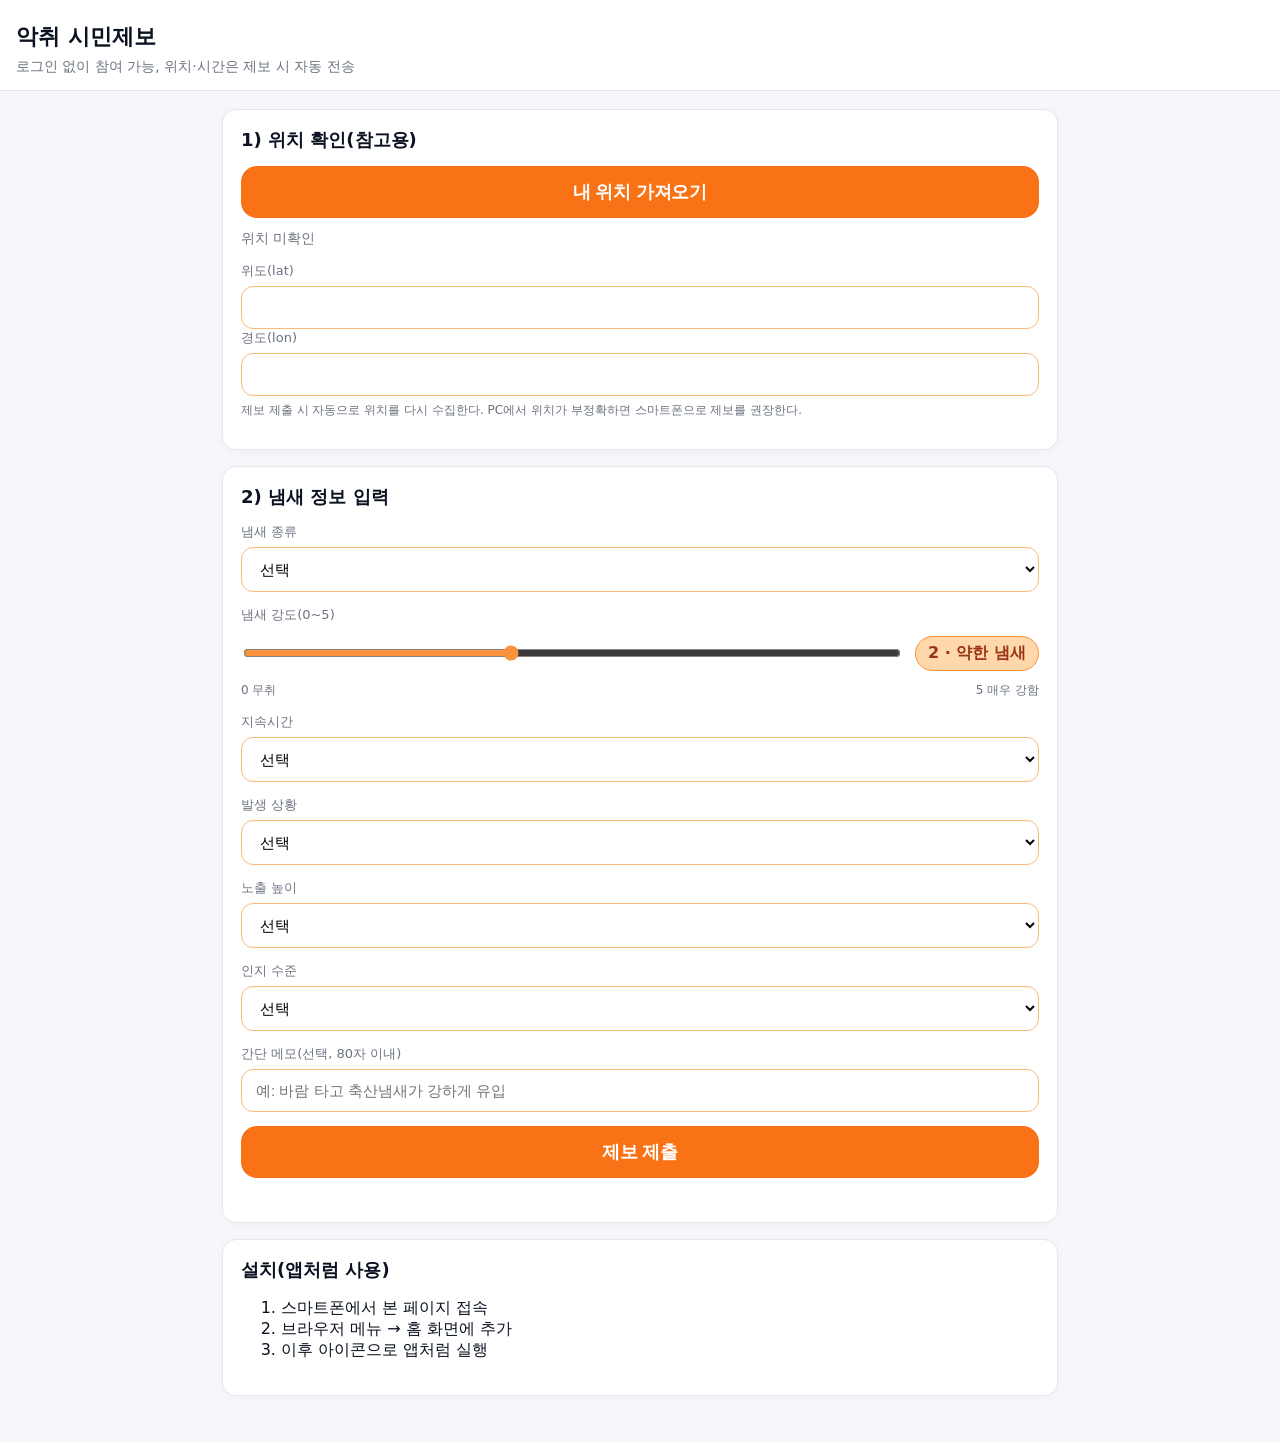
<file: index.html>
<!DOCTYPE html>
<html lang="ko">
<head>
  <meta charset="UTF-8" />
  <meta name="viewport" content="width=device-width, initial-scale=1.0" />
  <title>악취 시민제보</title>
  <link rel="stylesheet" href="styles.css" />
  <link rel="manifest" href="manifest.json" />
</head>

<body>
  <!-- (권장) header 클래스를 쓰기 위해 감싸줌 -->
  <header class="header">
    <h1>악취 시민제보</h1>
    <p class="sub">로그인 없이 참여 가능, 위치·시간은 제보 시 자동 전송</p>
  </header>

  <main class="container">
    <section class="card">
      <h2>1) 위치 확인(참고용)</h2>

      <div class="row">
        <!-- ✅ 버튼 스타일 적용 -->
        <button id="btnLocate" class="btn primary" type="button">내 위치 가져오기</button>
        <span id="locStatus" class="status">위치 미확인</span>
      </div>

      <div class="grid">
        <div>
          <label>위도(lat)</label>
          <input id="lat" readonly />
        </div>
        <div>
          <label>경도(lon)</label>
          <input id="lon" readonly />
        </div>
        <div class="hideAcc">
          <label>정확도(m)</label>
          <input id="acc" readonly />
        </div>
      </div>

      <p class="note">
        제보 제출 시 자동으로 위치를 다시 수집한다.
        PC에서 위치가 부정확하면 스마트폰으로 제보를 권장한다.
      </p>
    </section>

    <section class="card">
      <h2>2) 냄새 정보 입력</h2>

      <div class="field">
        <label>냄새 종류</label>
        <select id="odorType"></select>
      </div>

      <div class="field">
        <label>냄새 강도(0~5)</label>
        <div class="rangeRow">
          <input type="range" id="odorIntensity" min="0" max="5" value="2" />
          <span id="odorIntensityVal" class="pill">2</span>
        </div>

        <div class="rangeLegend">
          <span>0 무취</span>
          <span>5 매우 강함</span>
        </div>

        <!-- (유지) styles.css에서 display:none 처리하면 화면엔 안 보임 -->
        <div class="scaleNote">
          <b>강도 의미</b> ·
          0 무취 ·
          1 매우 약함(인지 어려움) ·
          2 약함(인지됨) ·
          3 보통(명확) ·
          4 강함(불쾌) ·
          5 매우 강함(참기 어려움)
        </div>
      </div>

      <div class="field">
        <label>지속시간</label>
        <select id="durationCode"></select>
      </div>

      <div class="field">
        <label>발생 상황</label>
        <select id="contextCode"></select>
      </div>

      <div class="field">
        <label>노출 높이</label>
        <select id="exposureHeight"></select>
      </div>

      <div class="field">
        <label>인지 수준</label>
        <select id="perceptionLevel"></select>
      </div>

      <div class="field">
        <label>간단 메모(선택, 80자 이내)</label>
        <input id="memoShort" placeholder="예: 바람 타고 축산냄새가 강하게 유입" maxlength="80" />
      </div>

      <div class="row">
        <!-- ✅ 버튼 스타일 적용 -->
        <button id="btnSubmit" class="btn primary" type="button">제보 제출</button>
        <span id="submitStatus" class="status"></span>
      </div>
    </section>

    <section class="card">
      <h2>설치(앱처럼 사용)</h2>
      <ol>
        <li>스마트폰에서 본 페이지 접속</li>
        <li>브라우저 메뉴 → 홈 화면에 추가</li>
        <li>이후 아이콘으로 앱처럼 실행</li>
      </ol>
    </section>
  </main>

  <script src="app.js"></script>
</body>
</html>
</file>
<file: styles.css>
:root {
  --bg: #f6f7fb;
  --card: #ffffff;
  --text: #0b1220;
  --muted: #6b7280;
  --border: #e5e7eb;

  /* 주황 테마 */
  --primary: #f97316;           /* 버튼 기본 주황 */
  --primary-hover: #ea580c;     /* hover */
  --primary-active: #c2410c;    /* active */

  /* 입력 테두리(옅은 주황) */
  --form-border: #fdba74;
  --form-border-focus: #fb923c;
}

* {
  box-sizing: border-box;
}

body {
  margin: 0;
  font-family: system-ui, -apple-system, Segoe UI, Roboto, "Noto Sans KR", sans-serif;
  color: var(--text);
  background: var(--bg);
}

/* ======================
   Header
====================== */
.header {
  padding: 22px 16px 14px;
  border-bottom: 1px solid var(--border);
  background: #ffffff;
}

.header h1 {
  margin: 0 0 6px;
  font-size: 22px;
}

.header .sub {
  margin: 0;
  color: var(--muted);
  font-size: 14px;
}

/* ======================
   Layout
====================== */
.container {
  max-width: 860px;
  margin: 0 auto;
  padding: 18px 12px 30px;
}

.card {
  background: var(--card);
  border: 1px solid var(--border);
  border-radius: 14px;
  padding: 18px;
  margin-bottom: 16px;
  box-shadow: 0 2px 10px rgba(0, 0, 0, 0.03);
}

.card h2 {
  margin: 0 0 14px;
  font-size: 18px;
}

/* ======================
   Row / Grid
====================== */
.row {
  display: flex;
  align-items: center;
  gap: 12px;
  flex-wrap: wrap;
  margin-bottom: 14px;
}

.grid2 {
  display: grid;
  grid-template-columns: 1fr 1fr;
  gap: 14px;
}

@media (max-width: 640px) {
  .grid2 {
    grid-template-columns: 1fr;
  }
}

/* ======================
   Labels & Fields
====================== */
label {
  display: block;
  font-size: 13px;
  color: var(--muted);
  margin-bottom: 6px;
}

.field {
  margin-bottom: 14px;
}

/* ======================
   Input / Select (옅은 주황 테두리)
====================== */
input,
select {
  width: 100%;
  padding: 12px 14px;
  border: 1px solid var(--form-border);
  border-radius: 12px;
  font-size: 15px;
  background: #ffffff;
  outline: none;
}

input:focus,
select:focus {
  border-color: var(--form-border-focus);
  box-shadow: 0 0 0 3px rgba(251, 146, 60, 0.25);
}

/* ======================
   Range Slider
====================== */
.rangeRow {
  display: flex;
  align-items: center;
  gap: 12px;
}

.rangeRow input[type="range"] {
  flex: 1;
}

.pill {
  min-width: 40px;
  text-align: center;
  border: 1px solid var(--form-border);
  border-radius: 999px;
  padding: 6px 12px;
  font-weight: 800;
  background: #ffffff;
}

.rangeLegend {
  display: flex;
  justify-content: space-between;
  font-size: 12px;
  color: var(--muted);
  margin-top: 6px;
}

/* (요청 반영) 강도 의미 문구는 숨김 */
.scaleNote {
  display: none;
}

/* ======================
   Buttons (둥근 사각형 + 주황 + 큰 높이)
====================== */
.btn {
  width: 100%;                 /* 모바일에서 크게 */
  min-height: 52px;            /* 세로 높이 확대 */
  padding: 0 24px;

  border-radius: 16px;         /* 둥근 사각형 */
  border: none;

  font-size: 18px;
  font-weight: 800;
  letter-spacing: -0.2px;

  cursor: pointer;
  transition: background-color 0.15s ease, transform 0.05s ease;
}

.btn.primary {
  background-color: var(--primary);
  color: #ffffff;
}

.btn.primary:hover {
  background-color: var(--primary-hover);
}

.btn.primary:active {
  background-color: var(--primary-active);
  transform: scale(0.98);
}

.btn:disabled {
  background-color: #fdba74;
  color: #fff7ed;
  cursor: not-allowed;
}

/* ======================
   Status Text
====================== */
.status {
  color: var(--muted);
  font-size: 14px;
}

.status[data-kind="ok"] {
  color: #0f766e;
}

.status[data-kind="err"] {
  color: #b91c1c;
}

.status[data-kind="busy"] {
  color: #1d4ed8;
}

/* ======================
   Notes / Hints (요청 반영: 글씨 축소)
====================== */
.hint {
  margin: 6px 0 0;
  font-size: 11px;     /* 기존보다 축소 */
  line-height: 1.4;
  color: var(--muted);
}

.note {
  display: block;
  margin-top: 6px;
  color: var(--muted);
  font-size: 12px;
}

/* ======================
   Details
====================== */
.details summary {
  cursor: pointer;
  font-weight: 700;
  margin-top: 10px;
}

/* ======================
   Footer
====================== */
.footer {
  text-align: center;
  color: var(--muted);
  padding: 14px 0 30px;
}

/* ======================
   정확도(m) 화면 숨김 처리용
   - index.html에서 정확도 블록 div에 class="hideAcc"만 추가하면 됨
====================== */
.hideAcc { display: none !important; }
</file>
